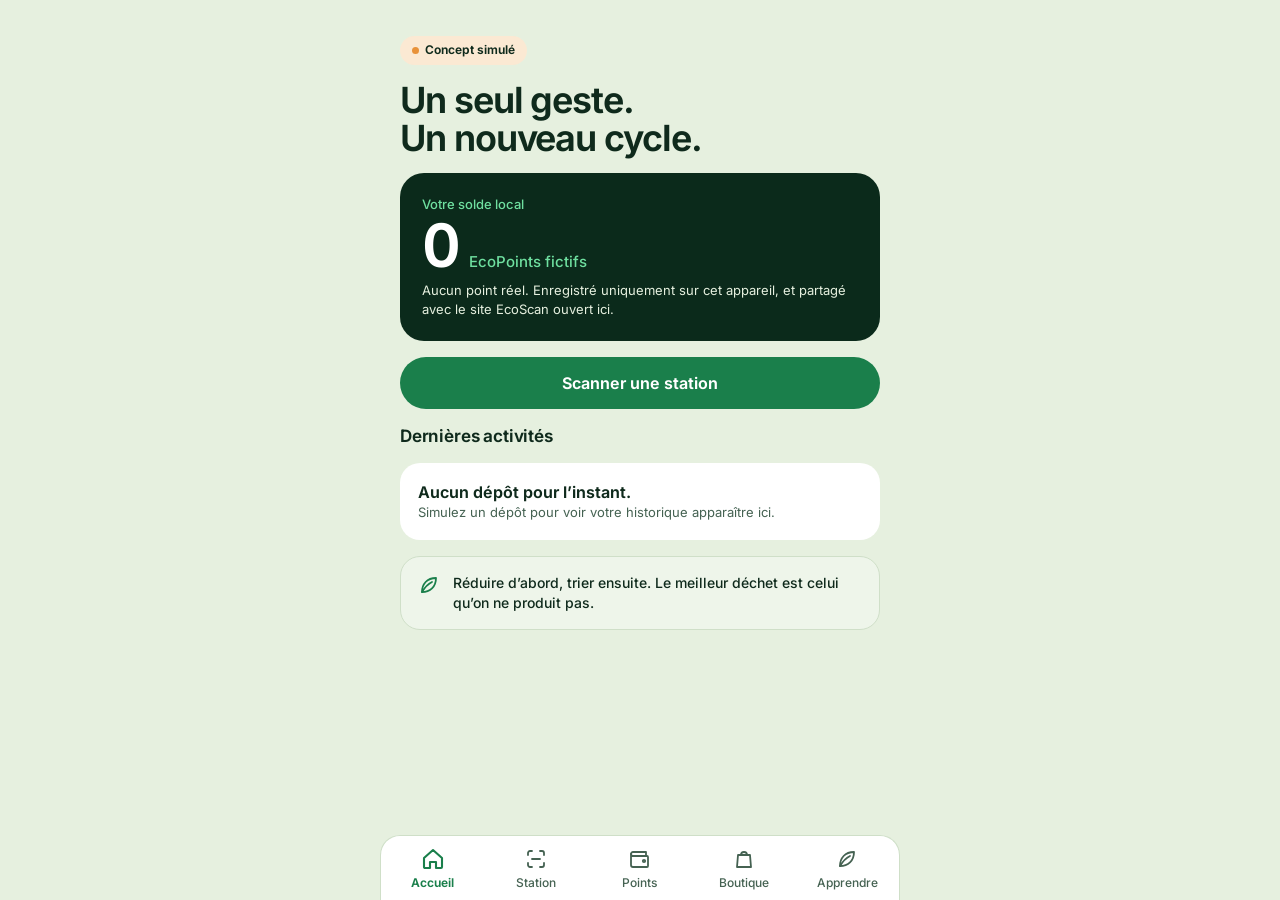
<file: app/index.html>
<!doctype html>
<html lang="fr">
<head>
<meta charset="utf-8">
<meta name="viewport" content="width=device-width, initial-scale=1, viewport-fit=cover">
<title>EcoScan · Application</title>
<meta name="description" content="Application de démonstration EcoScan : scanner une station simulée, déposer un objet et suivre ses EcoPoints fictifs. Aucun compte, aucune caméra, aucun point réel.">
<meta name="theme-color" content="#e6f0df">
<meta name="color-scheme" content="light">
<meta name="mobile-web-app-capable" content="yes">
<meta name="apple-mobile-web-app-capable" content="yes">
<meta name="apple-mobile-web-app-title" content="EcoScan">
<meta name="apple-mobile-web-app-status-bar-style" content="default">
<link rel="manifest" href="manifest.webmanifest">
<link rel="icon" href="../assets/favicon.svg" type="image/svg+xml">
<link rel="apple-touch-icon" href="../assets/icon-180.png">
<link rel="preload" href="../assets/fonts/inter-latin-wght-normal.woff2" as="font" type="font/woff2" crossorigin>
<link rel="stylesheet" href="app.css">
</head>
<body>
<a class="skip" href="#main">Aller au contenu</a>
<main id="main">

  <!-- Accueil -->
  <section class="screen" data-screen="home" aria-labelledby="t-home" hidden>
    <span class="badge" id="mode-badge"><i aria-hidden="true"></i><span>Concept simulé</span></span>
    <h1 id="t-home" tabindex="-1">Un seul geste.<br>Un nouveau cycle.</h1>
    <div class="balance">
      <p class="label" id="home-label">Votre solde local</p>
      <p class="value"><b id="home-points">0</b><span>EcoPoints fictifs</span></p>
      <p class="small" id="home-note">Aucun point réel. Enregistré uniquement sur cet appareil, et partagé avec le site EcoScan ouvert ici.</p>
    </div>
    <button class="btn primary" type="button" id="home-scan" data-go="station">Scanner une station</button>
    <h2>Dernières activités</h2>
    <div class="card" id="home-activity"></div>
    <div class="tip">
      <svg class="ico" viewBox="0 0 24 24" aria-hidden="true"><path d="M5 19c0-8 5-14 14-14 0 9-6 14-14 14z"/><path d="M5 19c3-5 6-8 10-10"/></svg>
      <p>Réduire d’abord, trier ensuite. Le meilleur déchet est celui qu’on ne produit pas.</p>
    </div>
    <div class="card install" id="install" hidden>
      <p class="strong">Installer l’application</p>
      <p class="small" id="install-text">Ajoutez EcoScan à votre écran d’accueil : elle fonctionne aussi sans connexion.</p>
      <button class="btn secondary" type="button" id="install-btn" hidden>Installer</button>
    </div>
  </section>

  <!-- Station : scanner, déposer, résultat -->
  <section class="screen" data-screen="station" aria-labelledby="t-station" hidden>
    <div data-view="scan">
      <h1 id="t-station" tabindex="-1">Scanner la station</h1>
      <p class="lead">Visez le QR code de la poubelle ÉcoNova pour ouvrir une session.</p>
      <div class="viewfinder" id="viewfinder" role="img" aria-label="Aperçu simulé d’un QR code. Aucune caméra n’est utilisée.">
        <svg viewBox="0 0 350 350" aria-hidden="true">
          <g fill="#6fe0a0"><rect x="28" y="28" width="36" height="4" rx="2"/><rect x="28" y="28" width="4" height="36" rx="2"/>
            <rect x="286" y="28" width="36" height="4" rx="2"/><rect x="318" y="28" width="4" height="36" rx="2"/>
            <rect x="28" y="318" width="36" height="4" rx="2"/><rect x="28" y="286" width="4" height="36" rx="2"/>
            <rect x="286" y="318" width="36" height="4" rx="2"/><rect x="318" y="286" width="4" height="36" rx="2"/></g>
          <g class="art" fill="#fff"><rect x="100" y="100" width="70" height="70" rx="8"/><rect x="190" y="100" width="70" height="70" rx="8"/><rect x="100" y="190" width="70" height="70" rx="8"/></g>
          <g class="art" fill="#0b2a1b"><rect x="112" y="112" width="46" height="46" rx="4"/><rect x="202" y="112" width="46" height="46" rx="4"/><rect x="112" y="202" width="46" height="46" rx="4"/></g>
          <g class="art" fill="#fff"><rect x="122" y="122" width="26" height="26" rx="3"/><rect x="212" y="122" width="26" height="26" rx="3"/><rect x="122" y="212" width="26" height="26" rx="3"/></g>
          <g class="art" fill="#6fe0a0"><rect x="204" y="204" width="14" height="14" rx="3"/><rect x="232" y="204" width="14" height="14" rx="3"/><rect x="260" y="232" width="14" height="14" rx="3"/><rect x="204" y="246" width="14" height="14" rx="3"/><rect x="246" y="246" width="14" height="14" rx="3"/><rect x="232" y="260" width="14" height="14" rx="3"/><rect x="260" y="204" width="14" height="14" rx="3"/></g>
          <rect class="scanline" x="40" y="60" width="270" height="3" rx="1.5" fill="#6fe0a0" opacity=".55"/>
        </svg>
        <video id="cam" playsinline muted hidden aria-label="Aperçu de la caméra pour lire le QR code"></video>
      </div>
      <p class="small center" id="viewfinder-note">Aperçu simulé : aucune caméra n’est utilisée.</p>
      <button class="btn primary" type="button" id="scan-sim">Simuler le scan</button>
      <button class="btn primary" type="button" id="scan-cam" hidden>Scanner avec la caméra</button>
      <button class="btn secondary" type="button" id="cam-stop" hidden>Arrêter la caméra</button>
      <p class="small" id="scan-status" role="status"></p>
      <button class="btn secondary" type="button" id="scan-manual" aria-expanded="false" aria-controls="manual">Saisir l’identifiant ECO-001</button>
      <form id="manual" hidden novalidate>
        <label for="station-id">Identifiant de la station</label>
        <input id="station-id" name="station" type="text" inputmode="text" autocomplete="off" autocapitalize="characters" autocorrect="off" enterkeyhint="go" spellcheck="false" placeholder="ECO-001" maxlength="12">
        <button class="btn primary" type="submit">Ouvrir la session</button>
        <p class="small" id="manual-status" role="status"></p>
      </form>
      <div class="mode">
        <p class="small" id="mode-line">Mode démonstration : aucune vraie station.</p>
        <button class="link" type="button" id="mode-change">Connexion à une station…</button>
      </div>
    </div>

    <div data-view="session" hidden>
      <p class="live"><i aria-hidden="true"></i>Session ouverte · simulée</p>
      <h1 id="t-session" tabindex="-1">Station ECO-001</h1>
      <p class="small" id="station-label" hidden></p>
      <div class="card">
        <p class="label dark">Remplissage simulé des compartiments</p>
        <div class="bins" id="bins"></div>
        <button class="link" type="button" id="collect">Simuler la collecte</button>
      </div>
      <p class="live-note" id="live-panel" hidden>Déposez vos objets dans l’ouverture de la station. Elle les analyse et confirme chaque dépôt : les points arrivent seulement après cette confirmation.</p>
      <p class="small" id="live-status" role="status" hidden></p>
      <fieldset class="objects" id="objects">
        <legend>Que déposez-vous ?</legend>
      </fieldset>
      <ol class="steps" id="deposit-steps" aria-live="polite" aria-label="Étapes du dépôt simulé" hidden></ol>
      <button class="btn primary" type="button" id="deposit">Déposer l’objet</button>
      <button class="btn secondary" type="button" id="close-session">Fermer la session</button>
    </div>

    <div data-view="result" class="result" data-state="confirmed" hidden>
      <div class="seal" id="seal" aria-hidden="true"></div>
      <h1 id="t-result" tabindex="-1">Dépôt confirmé</h1>
      <p class="gain" id="result-gain">+10 EcoPoints fictifs</p>
      <div class="card">
        <p class="strong" id="result-route"></p>
        <ol class="done" id="result-steps"></ol>
      </div>
      <p class="small center" id="result-note"></p>
      <button class="btn primary" type="button" data-go="wallet">Voir mes points</button>
      <button class="btn secondary" type="button" id="again">Nouveau dépôt</button>
    </div>
  </section>

  <!-- Portefeuille -->
  <section class="screen" data-screen="wallet" aria-labelledby="t-wallet" hidden>
    <h1 id="t-wallet" tabindex="-1">Portefeuille</h1>
    <div class="balance">
      <p class="label">Solde local</p>
      <p class="value big"><b id="wallet-points">0</b><span>EcoPoints fictifs</span></p>
      <ul class="chips-dark"><li id="wallet-count">0 dépôt simulé</li><li>Aucun point réel</li></ul>
    </div>
    <h2>Historique</h2>
    <ul class="history" id="history"></ul>
    <p class="small">Les points sont fictifs et restent sur cet appareil. Ils ne donnent droit à aucune récompense réelle.</p>
    <button class="btn secondary" type="button" id="reset">Remettre le solde à zéro</button>
    <p class="small" id="reset-status" role="status"></p>
  </section>

  <!-- Boutique -->
  <section class="screen" data-screen="shop" aria-labelledby="t-shop" hidden>
    <h1 id="t-shop" tabindex="-1">Trois objets utiles</h1>
    <p class="lead">À obtenir avec vos points fictifs. Visuels de concept.</p>
    <div class="filters" role="group" aria-label="Filtrer les objets">
      <button class="chip" type="button" data-filter="all" aria-pressed="true">Tout découvrir</button>
      <button class="chip" type="button" data-filter="reuse" aria-pressed="false">Réutiliser</button>
      <button class="chip" type="button" data-filter="daily" aria-pressed="false">Au quotidien</button>
    </div>
    <p class="small" id="shop-count" role="status"></p>
    <ul class="products" id="products"></ul>
    <p class="small center">Catalogue de pistes : aucun achat, aucun paiement, aucune livraison.</p>
  </section>

  <!-- Apprendre -->
  <section class="screen" data-screen="learn" aria-labelledby="t-learn" hidden>
    <h1 id="t-learn" tabindex="-1">Apprendre en 1 minute</h1>
    <p class="lead">Distinguez les bons réflexes des raccourcis.</p>
    <div class="progress"><p class="small strong" id="quiz-progress">Question 1 / 5</p><div class="gauge" aria-hidden="true"><span id="quiz-bar"></span></div></div>
    <div class="card quiz">
      <h2 id="quiz-question" class="qtext"></h2>
      <div id="quiz-answers" class="answers"></div>
      <p id="quiz-feedback" class="feedback" role="status"></p>
      <button class="btn primary" type="button" id="quiz-next" hidden>Question suivante</button>
      <button class="btn secondary" type="button" id="quiz-restart" hidden>Recommencer</button>
    </div>
    <p class="small center">Aucune réponse n’est envoyée ni enregistrée.</p>
  </section>

</main>

<nav class="tabbar" aria-label="Navigation principale">
  <ul>
    <li><button type="button" data-go="home"><svg class="ico" viewBox="0 0 24 24" aria-hidden="true"><path d="M3 11l9-8 9 8v9a1 1 0 0 1-1 1h-5v-6H9v6H4a1 1 0 0 1-1-1z"/></svg><span>Accueil</span></button></li>
    <li><button type="button" data-go="station"><svg class="ico" viewBox="0 0 24 24" aria-hidden="true"><path d="M4 8V6a2 2 0 0 1 2-2h2M16 4h2a2 2 0 0 1 2 2v2M20 16v2a2 2 0 0 1-2 2h-2M8 20H6a2 2 0 0 1-2-2v-2"/><path d="M8 12h8"/></svg><span>Station</span></button></li>
    <li><button type="button" data-go="wallet"><svg class="ico" viewBox="0 0 24 24" aria-hidden="true"><path d="M3 7a2 2 0 0 1 2-2h13v4"/><path d="M3 7v11a2 2 0 0 0 2 2h14a1 1 0 0 0 1-1v-9a1 1 0 0 0-1-1H5a2 2 0 0 1-2-2z"/><circle cx="16" cy="14" r="1.2"/></svg><span>Points</span></button></li>
    <li><button type="button" data-go="shop"><svg class="ico" viewBox="0 0 24 24" aria-hidden="true"><path d="M6 8h12l1 12H5z"/><path d="M9 8a3 3 0 0 1 6 0"/></svg><span>Boutique</span></button></li>
    <li><button type="button" data-go="learn"><svg class="ico" viewBox="0 0 24 24" aria-hidden="true"><path d="M5 19c0-8 5-14 14-14 0 9-6 14-14 14z"/><path d="M5 19c3-5 6-8 10-10"/></svg><span>Apprendre</span></button></li>
  </ul>
</nav>

<dialog id="shop-dialog" aria-labelledby="dialog-title">
  <form method="dialog">
    <h2 id="dialog-title">Objet</h2>
    <p id="dialog-use"></p>
    <dl>
      <dt>Matière</dt><dd id="dialog-material"></dd>
      <dt>À vérifier</dt><dd id="dialog-validation"></dd>
    </dl>
    <p class="strong" id="dialog-cost"></p>
    <p class="small" id="dialog-status" role="status"></p>
    <div class="dialog-actions">
      <button class="btn primary" type="button" id="dialog-confirm">Échanger</button>
      <button class="btn secondary" value="close">Fermer</button>
    </div>
  </form>
</dialog>

<dialog id="api-dialog" aria-labelledby="api-title">
  <form method="dialog">
    <h2 id="api-title">Connexion à un serveur EcoScan</h2>
    <p class="small">Pour utiliser l’app avec une vraie station, saisissez l’adresse du serveur EcoScan qui la gère. Elle doit commencer par https:// (ou http://localhost pour les essais). Laissez le champ vide pour revenir à la démonstration.</p>
    <label for="api-url">Adresse du serveur</label>
    <input id="api-url" type="url" inputmode="url" autocomplete="off" autocapitalize="off" autocorrect="off" enterkeyhint="go" spellcheck="false" placeholder="https://…">
    <p class="small" id="api-status" role="status"></p>
    <div class="dialog-actions">
      <button class="btn primary" type="button" id="api-save">Tester et enregistrer</button>
      <button class="btn secondary" value="close">Fermer</button>
    </div>
  </form>
</dialog>

<script src="data.js"></script>
<script src="live.js"></script>
<script src="scanner.js"></script>
<script src="app.js"></script>
</body>
</html>
</file>
<file: app/app.css>
/* EcoScan · application mobile. Mêmes couleurs, arrondis et espacements que le fichier Figma « App mobile ». */
@font-face{font-family:Inter;src:url(../assets/fonts/inter-latin-wght-normal.woff2) format("woff2");font-weight:100 900;font-style:normal;font-display:swap}
:root{
  --page:#e6f0df;--page-soft:#eef5ea;--surface:#fff;--ink:#0f2a1c;--muted:#456252;--line:#cfdfc8;
  --leaf:#1a7f4b;--leaf-deep:#136a3d;--night:#0b2a1b;--signal:#6fe0a0;--amber:#e8923a;--amber-soft:#fbe9d3;
  --tab-h:calc(66px + env(safe-area-inset-bottom));--ease:cubic-bezier(.16,.84,.3,1);
  --sans:Inter,-apple-system,BlinkMacSystemFont,"SF Pro Text",system-ui,"Segoe UI",sans-serif
}
*,*::before,*::after{box-sizing:border-box}
html{-webkit-text-size-adjust:100%;text-size-adjust:100%;overscroll-behavior:none}
body{margin:0;min-height:100svh;background:var(--page);color:var(--ink);font:400 1rem/1.4 var(--sans);-webkit-font-smoothing:antialiased;overscroll-behavior-y:none;-webkit-tap-highlight-color:transparent;touch-action:manipulation}
button,input{font:inherit;color:inherit}
h1,h2,h3,p,ul,ol,dl,dd,fieldset{margin:0;padding:0}
ul,ol{list-style:none}
.skip{position:fixed;left:12px;top:-60px;z-index:50;padding:10px 14px;border-radius:12px;background:var(--surface);color:var(--ink)}
.skip:focus{top:calc(env(safe-area-inset-top) + 8px)}
:focus-visible{outline:3px solid var(--leaf);outline-offset:3px;border-radius:8px}
main{max-width:520px;margin:0 auto;padding:calc(env(safe-area-inset-top) + 18px) 20px calc(var(--tab-h) + 28px)}
.screen[hidden],[data-view][hidden]{display:none}
.screen,[data-view]{display:flex;flex-direction:column;gap:16px}
.screen>[data-view]:not([hidden]){display:flex}
[hidden]{display:none!important}

h1{font-size:1.875rem;line-height:1.12;font-weight:650;letter-spacing:-.03em;outline:none}
#t-home{font-size:2.25rem;line-height:1.06}
h2{font-size:1.0625rem;line-height:1.3;font-weight:650;letter-spacing:-.01em}
.lead{color:var(--muted);font-size:1rem;margin-top:-8px}
.small{font-size:.8125rem;line-height:1.45;color:var(--muted)}
.strong{font-weight:650;color:var(--ink)}
.center{text-align:center}
.label{font-size:.8125rem;font-weight:500;color:var(--signal)}
.label.dark{color:var(--muted);font-size:.75rem}

.badge{display:inline-flex;align-items:center;gap:6px;align-self:flex-start;padding:6px 12px;border-radius:999px;background:var(--amber-soft);font-size:.75rem;font-weight:650}
.badge i{width:7px;height:7px;border-radius:50%;background:var(--amber)}
.live{display:flex;align-items:center;gap:6px;font-size:.8125rem;font-weight:650;color:var(--leaf-deep);margin-bottom:-12px}
.live i{width:8px;height:8px;border-radius:50%;background:var(--leaf)}

.card{background:var(--surface);border-radius:20px;padding:18px}
.card .small+.small{margin-top:4px}
.balance{background:var(--night);color:var(--surface);border-radius:24px;padding:22px}
.balance .small{color:var(--page);margin-top:6px}
.value{display:flex;align-items:baseline;gap:10px;margin-top:2px}
.value b{font-size:3.75rem;line-height:1;font-weight:650;letter-spacing:-.04em;font-variant-numeric:tabular-nums}
.value.big b{font-size:4rem}
.value span{color:var(--signal);font-size:.9375rem;font-weight:500}
.chips-dark{display:flex;flex-wrap:wrap;gap:8px;margin-top:10px}
.chips-dark li{padding:6px 12px;border-radius:999px;background:var(--leaf-deep);font-size:.75rem;font-weight:650}

.btn{display:flex;align-items:center;justify-content:center;width:100%;min-height:52px;padding:14px 24px;border:0;border-radius:999px;font-size:1rem;font-weight:650;cursor:pointer;transition:transform .2s var(--ease),background-color .2s,opacity .2s;text-decoration:none}
.btn.primary{background:var(--leaf);color:#fff}
.btn.secondary{background:var(--surface);color:var(--leaf-deep);box-shadow:inset 0 0 0 1.5px var(--leaf-deep)}
.btn:active{transform:scale(.975)}
.btn[disabled]{opacity:.5;cursor:default;transform:none}
@media(hover:hover) and (pointer:fine){.btn.primary:hover{background:var(--leaf-deep)}.btn.secondary:hover{background:var(--page-soft)}}
.link{align-self:flex-start;padding:10px 0;border:0;background:none;color:var(--leaf-deep);font-weight:650;font-size:.875rem;text-decoration:underline;text-underline-offset:4px;cursor:pointer;min-height:44px}
.chip{min-height:44px;padding:9px 16px;border:1px solid var(--line);border-radius:999px;background:var(--surface);font-size:.875rem;font-weight:500;cursor:pointer;white-space:nowrap}
.chip[aria-pressed=true]{background:var(--leaf);border-color:var(--leaf);color:#fff}
.filters{display:flex;gap:8px;overflow-x:auto;overscroll-behavior-x:contain;margin:0 -20px;padding:0 20px 2px;scrollbar-width:none}
.filters::-webkit-scrollbar{display:none}

.tip{display:flex;gap:12px;align-items:flex-start;padding:16px;border-radius:20px;background:var(--page-soft);border:1px solid var(--line);font-size:.875rem;font-weight:500}
.ico{width:24px;height:24px;flex:none;fill:none;stroke:currentColor;stroke-width:1.8;stroke-linecap:round;stroke-linejoin:round}
.tip .ico{color:var(--leaf)}

/* Scanner */
.viewfinder{position:relative;border-radius:28px;background:var(--night);aspect-ratio:1;width:100%;overflow:hidden}
.viewfinder svg{display:block;width:100%;height:100%}
.viewfinder video{position:absolute;inset:0;width:100%;height:100%;object-fit:cover}
.viewfinder.cam svg{position:absolute;inset:0}
.viewfinder.cam .art{display:none}
.mode{display:flex;flex-direction:column;align-items:flex-start;gap:0;padding-top:4px}
.live-note{padding:14px 16px;border-radius:16px;background:var(--page-soft);border:1px solid var(--line);font-size:.9375rem;color:var(--ink)}
#api-dialog label{font-size:.875rem;font-weight:650;margin-top:6px}
#api-dialog input{min-height:48px;padding:10px 16px;border:1.5px solid var(--line);border-radius:14px;background:var(--page-soft);font-size:1rem}
#manual{display:flex;flex-direction:column;gap:10px;padding:16px;border-radius:20px;background:var(--surface)}
#manual label{font-size:.875rem;font-weight:650}
#manual input{min-height:48px;padding:10px 16px;border:1.5px solid var(--line);border-radius:14px;background:var(--page-soft);font-size:1rem;letter-spacing:.04em;text-transform:uppercase}

/* Session */
.bins{display:grid;grid-template-columns:repeat(3,1fr);gap:14px;margin:10px 0 2px}
.bin{display:flex;flex-direction:column;gap:5px}
.bin b{font-size:.8125rem}
.bin small{font-size:.75rem;color:var(--muted);font-variant-numeric:tabular-nums}
.gauge{height:8px;border-radius:4px;background:var(--page);overflow:hidden;contain:layout paint}
.gauge span{display:block;height:100%;border-radius:4px;background:var(--leaf);transition:width .3s var(--ease)}
.bin.full .gauge span{background:var(--amber)}
.objects{border:0;display:grid;grid-template-columns:1fr 1fr;gap:10px}
.objects legend{grid-column:1/-1;padding:0 0 6px;font-size:1.0625rem;font-weight:650}
.tile{position:relative;display:block}
.tile input{position:absolute;inset:0;width:100%;height:100%;margin:0;opacity:0;cursor:pointer}
.tile-box{display:flex;flex-direction:column;gap:2px;min-height:64px;padding:12px 14px;border-radius:16px;background:var(--surface);box-shadow:inset 0 0 0 1px var(--line);transition:box-shadow .2s,background-color .2s,transform .12s var(--ease)}
.tile-box b{font-size:.9375rem;font-weight:650}
.tile-box small{font-size:.75rem;font-weight:500;color:var(--muted)}
.tile-box small.warn{color:var(--amber)}
.tile input:checked+.tile-box{background:var(--page-soft);box-shadow:inset 0 0 0 2px var(--leaf)}
.tile input:focus-visible+.tile-box{outline:3px solid var(--leaf);outline-offset:3px}
.steps{display:flex;flex-direction:column;gap:8px;padding:14px 16px;border-radius:20px;background:var(--surface)}
.steps li{display:flex;align-items:center;gap:10px;font-size:.875rem;color:var(--muted);opacity:.45;transition:opacity .3s}
.steps li::before{content:"";width:18px;height:18px;border-radius:50%;box-shadow:inset 0 0 0 2px var(--line);flex:none}
.steps li.on{opacity:1;color:var(--ink)}
.steps li.on::before{background:var(--leaf);box-shadow:none}

/* Résultat */
.result{align-items:center;text-align:center;padding-top:14px}
.result>*{width:100%}
.seal{width:88px;height:88px;margin:0 auto;border-radius:50%;display:grid;place-items:center;background:var(--leaf)}
.seal svg{width:44px;height:44px;fill:none;stroke:#fff;stroke-width:2.4;stroke-linecap:round;stroke-linejoin:round}
.result[data-state=uncertain] .seal{background:var(--amber)}
.result[data-state=blocked] .seal{background:var(--night)}
.gain{font-size:1.375rem;font-weight:650;color:var(--leaf)}
.result[data-state=uncertain] .gain,.result[data-state=blocked] .gain{color:var(--muted)}
.result .card{text-align:left}
.done{display:flex;flex-direction:column;gap:10px;margin-top:12px}
.done li{display:flex;align-items:center;gap:10px;font-size:.875rem}
.done li::before{content:"";width:20px;height:20px;border-radius:50%;background:var(--leaf);flex:none}
.result[data-state=uncertain] .done li::before{background:var(--amber)}
.result[data-state=blocked] .done li::before{background:var(--night)}

/* Portefeuille */
.history{background:var(--surface);border-radius:20px}
.history li{display:flex;justify-content:space-between;align-items:center;gap:12px;padding:14px 18px;border-top:1px solid var(--line)}
.history li:first-child{border-top:0}
.history b{display:block;font-size:.9375rem;font-weight:650}
.history small{font-size:.75rem;color:var(--muted)}
.history .delta{font-size:1.0625rem;font-weight:650;color:var(--muted);font-variant-numeric:tabular-nums}
.history .delta.plus{color:var(--leaf)}
.history .empty{display:block;color:var(--muted);font-size:.875rem}

/* Boutique */
.products{display:flex;flex-direction:column;gap:12px}
.product{display:flex;gap:14px;align-items:center;padding:12px;border-radius:20px;background:var(--surface)}
.product img{width:92px;height:92px;flex:none;border-radius:14px;object-fit:cover;background:var(--page)}
.product h3{font-size:1rem;font-weight:650}
.product p{font-size:.8125rem;color:var(--muted);margin-top:2px}
.product .cost{font-weight:650;color:var(--leaf)}
.product button{margin-top:8px}
.product .chip{min-height:40px;padding:6px 14px;font-size:.8125rem;font-weight:650;color:var(--leaf-deep);border-color:var(--leaf-deep)}

/* Quiz */
.progress{display:flex;flex-direction:column;gap:6px}
.progress .small{color:var(--leaf-deep)}
.progress .gauge{height:6px;background:var(--line)}
.progress .gauge span{transition:width .3s var(--ease)}
.quiz{display:flex;flex-direction:column;gap:14px;padding:20px;border-radius:24px}
.qtext{font-size:1.25rem;line-height:1.3;font-weight:650;letter-spacing:-.015em}
.answers{display:flex;flex-direction:column;gap:10px}
.answer{width:100%;min-height:52px;padding:14px 16px;text-align:left;border:0;border-radius:16px;background:var(--page-soft);box-shadow:inset 0 0 0 1px var(--line);font-size:1rem;font-weight:500;cursor:pointer;transition:background-color .2s,box-shadow .2s,transform .12s var(--ease)}
.answer.correct{background:#d8eddd;box-shadow:inset 0 0 0 2px var(--leaf)}
.answer.wrong{background:var(--amber-soft);box-shadow:inset 0 0 0 2px var(--amber)}
.answer[disabled]{cursor:default}
.feedback{font-size:.9375rem;color:var(--ink)}
.feedback:empty{display:none}

/* Barre d'onglets */
.tabbar{position:fixed;inset:auto 0 0 0;z-index:20;background:var(--surface);border-top:1px solid var(--line);padding-bottom:env(safe-area-inset-bottom)}
.tabbar ul{display:grid;grid-template-columns:repeat(5,1fr);max-width:520px;margin:0 auto}
.tabbar button{display:flex;flex-direction:column;align-items:center;justify-content:center;gap:4px;width:100%;min-height:64px;padding:8px 2px 6px;border:0;background:none;color:var(--muted);font-size:.75rem;font-weight:500;cursor:pointer}
.tabbar button[aria-current=page]{color:var(--leaf);font-weight:650}
.tabbar button[aria-current=page] .ico{stroke-width:2.1}

/* Boîte de dialogue */
dialog{width:min(calc(100% - 32px),460px);max-height:calc(100svh - 48px);overflow:auto;padding:22px;border:0;border-radius:24px;background:var(--surface);color:var(--ink);overscroll-behavior:contain}
dialog::backdrop{background:rgba(11,42,27,.55)}
dialog form{display:flex;flex-direction:column;gap:12px}
dialog h2{font-size:1.375rem}
dialog dt{font-size:.75rem;font-weight:650;text-transform:uppercase;letter-spacing:.05em;color:var(--leaf-deep);margin-top:8px}
dialog dd{font-size:.9375rem;color:var(--muted)}
.dialog-actions{display:flex;flex-direction:column;gap:10px;margin-top:6px}

/* Toucher : le flash gris du navigateur est supprimé, donc chaque commande répond dès que le doigt se pose */
.chip,.tabbar button{transition:transform .12s var(--ease)}
.link{transition:opacity .12s var(--ease)}
.chip:active,.tabbar button:active,.answer:not([disabled]):active,.tile:active .tile-box{transform:scale(.97)}
.link:active{opacity:.55}
/* un appui long ne sélectionne pas le texte d'une commande ; le contenu reste sélectionnable */
button,.tile,.chip,.link{-webkit-user-select:none;user-select:none;-webkit-touch-callout:none}

/* Mouvement : discret, jamais obligatoire */
@media(prefers-reduced-motion:no-preference){
  .screen:not([hidden]),[data-view]:not([hidden]){animation:enter .24s var(--ease) both}
  @keyframes enter{from{opacity:0;translate:0 10px}to{opacity:1;translate:0 0}}
  .scanline{animation:sweep 2.6s ease-in-out infinite alternate}
  @keyframes sweep{from{transform:translateY(0)}to{transform:translateY(230px)}}
  .seal{animation:pop .5s var(--ease) both}
  @keyframes pop{from{scale:.6;opacity:0}to{scale:1;opacity:1}}
  .balance .value b.bump{animation:bump .5s var(--ease)}
  @keyframes bump{40%{transform:scale(1.08)}}
}
@media(prefers-reduced-motion:reduce){*,*::before,*::after{transition:none!important;animation:none!important}}
@media(min-width:560px){main{padding-top:36px}.tabbar{left:50%;right:auto;width:520px;translate:-50% 0;border-radius:20px 20px 0 0;border-inline:1px solid var(--line)}}
</file>
